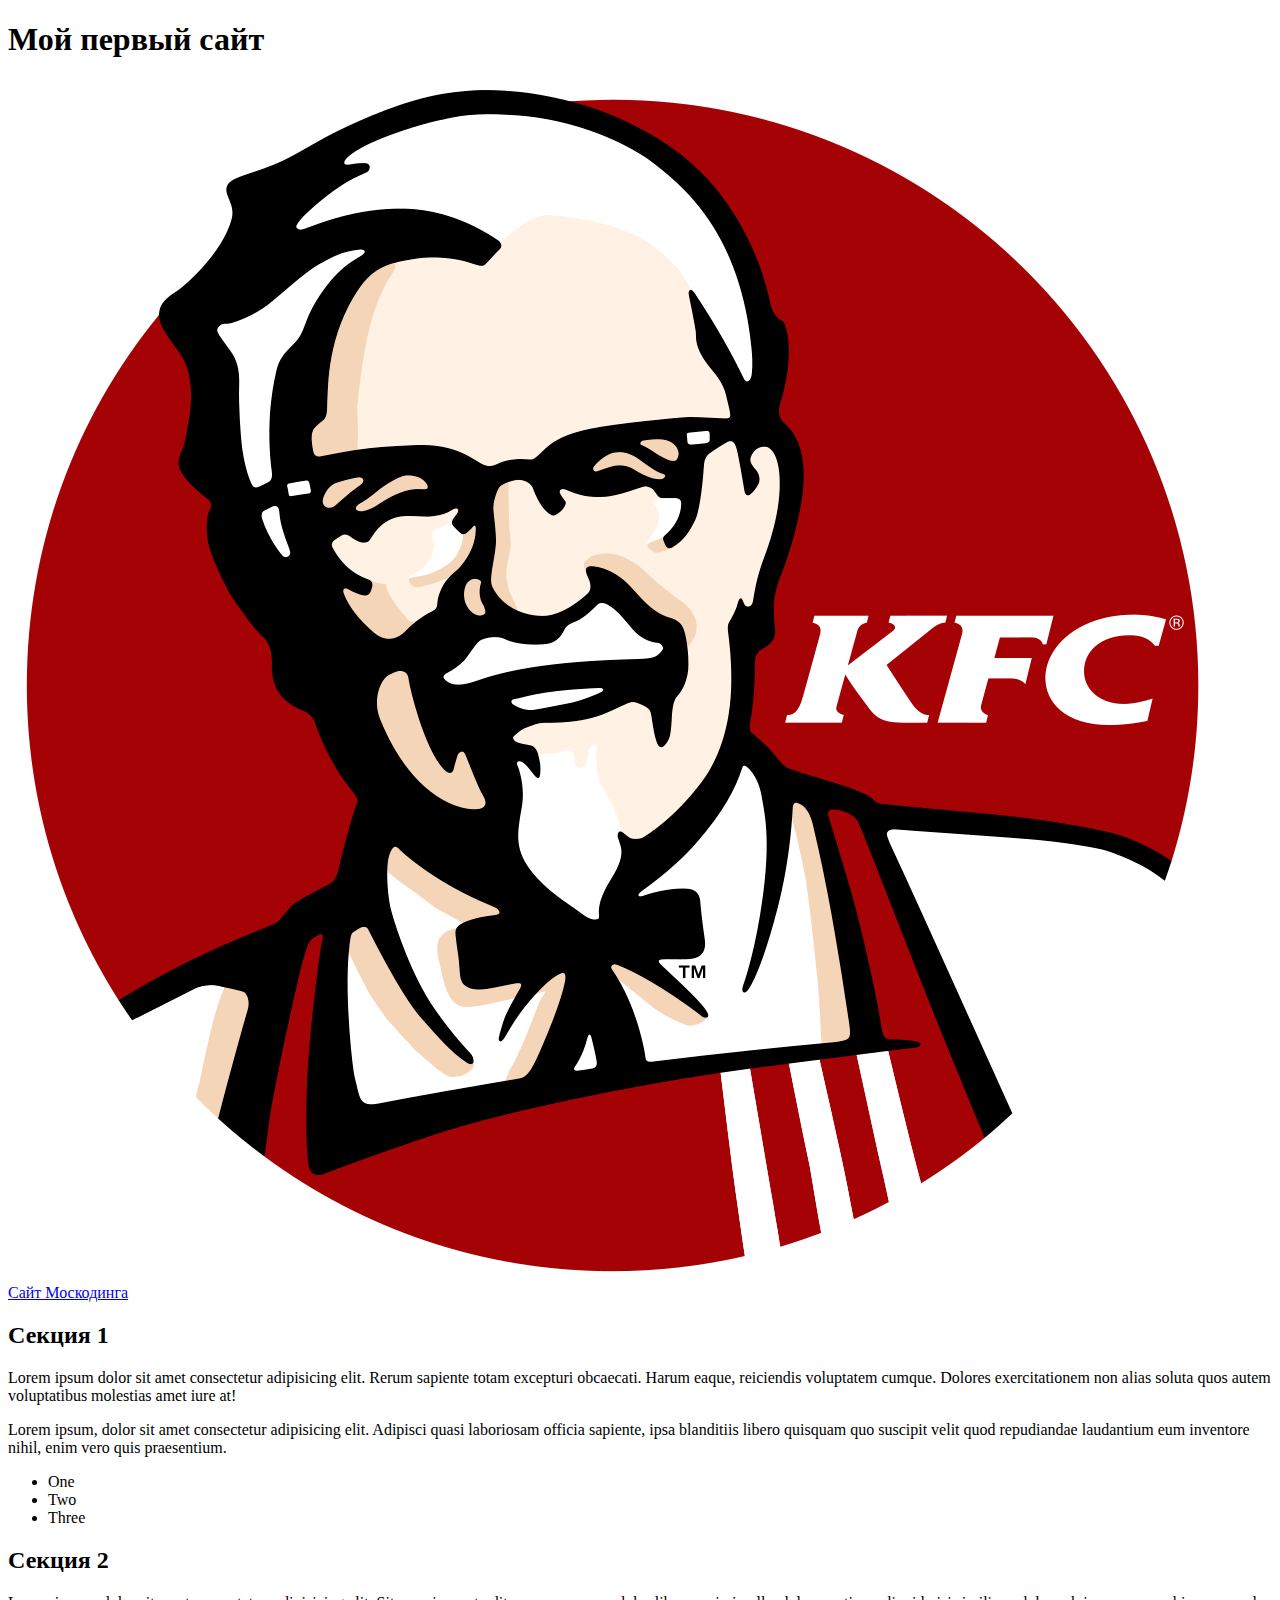
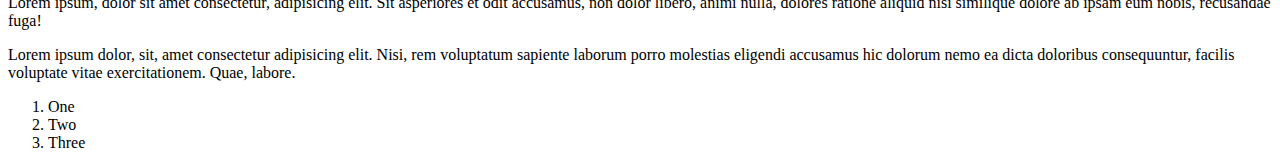
<file: 01_functional_tags/index.html>
<!DOCTYPE html>
<html lang="ru">
<head>
	<title>Functional tags</title>
	<meta charset="UTF-8">
	<meta description="boilerplate code">
	<meta keywords="boilerplate, test">
</head>
<body>
	<div>
		
		<header>
			<h1>Мой первый сайт</h1>
			<div>
				<img src="img/logo.png" alt="logo">
			</div>
			<nav>
				<a href="http://moscoding.ru/" target="_blank">Сайт Москодинга</a>
			</nav>
		</header>

		<main>
			<section>
				<h2>Секция 1</h2>
				<p>Lorem ipsum dolor sit amet consectetur adipisicing elit. Rerum sapiente totam excepturi obcaecati. Harum eaque, reiciendis voluptatem cumque. Dolores exercitationem non alias soluta quos autem voluptatibus molestias amet iure at!</p>
				<p>Lorem ipsum, dolor sit amet consectetur adipisicing elit. Adipisci quasi laboriosam officia sapiente, ipsa blanditiis libero quisquam quo suscipit velit quod repudiandae laudantium eum inventore nihil, enim vero quis praesentium.</p>
				<ul>
					
					<li>One</li>
					<li>Two</li>
					<li>Three</li>

				</ul>	
			</section>
			<section>
				<h2>Секция 2</h2>
				<p>Lorem ipsum, dolor sit amet consectetur, adipisicing elit. Sit asperiores et odit accusamus, non dolor libero, animi nulla, dolores ratione aliquid nisi similique dolore ab ipsam eum nobis, recusandae fuga!</p>
				<p>Lorem ipsum dolor, sit, amet consectetur adipisicing elit. Nisi, rem voluptatum sapiente laborum porro molestias eligendi accusamus hic dolorum nemo ea dicta doloribus consequuntur, facilis voluptate vitae exercitationem. Quae, labore.</p>
				<ol>
					
					<li>One</li>
					<li>Two</li>
					<li>Three</li>

				</ol>	
			</section>
		</main>

		<footer>
			<div></div>
		</footer>

	</div>	
</body>
</html>
</file>
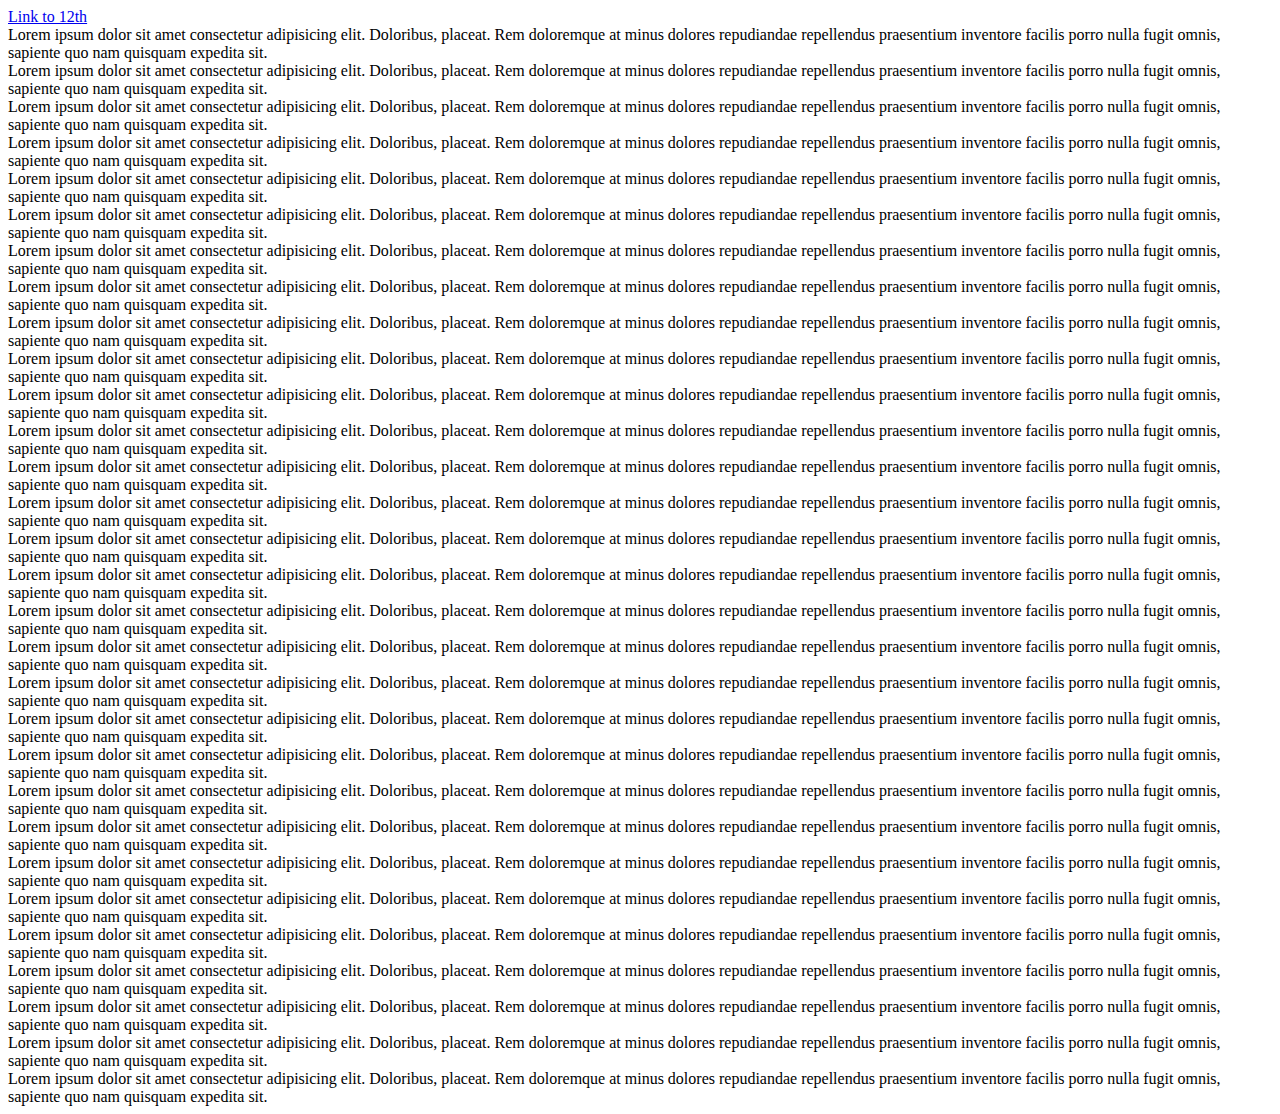
<file: 02_classes_ids/index.html>
<!DOCTYPE html>
<html lang="ru">
<head>
	<title>Boilerplate</title>
	<meta charset="UTF-8">
	<meta description="boilerplate code">
	<meta keywords="boilerplate, test">
</head>
<body>
	<div>
		<a href="#linked">Link to 12th</a>

		<div class="red">Lorem ipsum dolor sit amet consectetur adipisicing elit. Doloribus, placeat. Rem doloremque at minus dolores repudiandae repellendus praesentium inventore facilis porro nulla fugit omnis, sapiente quo nam quisquam expedita sit.</div>
		<div>Lorem ipsum dolor sit amet consectetur adipisicing elit. Doloribus, placeat. Rem doloremque at minus dolores repudiandae repellendus praesentium inventore facilis porro nulla fugit omnis, sapiente quo nam quisquam expedita sit.</div>
		<div class="red">Lorem ipsum dolor sit amet consectetur adipisicing elit. Doloribus, placeat. Rem doloremque at minus dolores repudiandae repellendus praesentium inventore facilis porro nulla fugit omnis, sapiente quo nam quisquam expedita sit.</div>
		<div>Lorem ipsum dolor sit amet consectetur adipisicing elit. Doloribus, placeat. Rem doloremque at minus dolores repudiandae repellendus praesentium inventore facilis porro nulla fugit omnis, sapiente quo nam quisquam expedita sit.</div>
		<div class="red">Lorem ipsum dolor sit amet consectetur adipisicing elit. Doloribus, placeat. Rem doloremque at minus dolores repudiandae repellendus praesentium inventore facilis porro nulla fugit omnis, sapiente quo nam quisquam expedita sit.</div>
		<div>Lorem ipsum dolor sit amet consectetur adipisicing elit. Doloribus, placeat. Rem doloremque at minus dolores repudiandae repellendus praesentium inventore facilis porro nulla fugit omnis, sapiente quo nam quisquam expedita sit.</div>
		<div class="red">Lorem ipsum dolor sit amet consectetur adipisicing elit. Doloribus, placeat. Rem doloremque at minus dolores repudiandae repellendus praesentium inventore facilis porro nulla fugit omnis, sapiente quo nam quisquam expedita sit.</div>
		<div>Lorem ipsum dolor sit amet consectetur adipisicing elit. Doloribus, placeat. Rem doloremque at minus dolores repudiandae repellendus praesentium inventore facilis porro nulla fugit omnis, sapiente quo nam quisquam expedita sit.</div>
		<div class="red">Lorem ipsum dolor sit amet consectetur adipisicing elit. Doloribus, placeat. Rem doloremque at minus dolores repudiandae repellendus praesentium inventore facilis porro nulla fugit omnis, sapiente quo nam quisquam expedita sit.</div>
		<div>Lorem ipsum dolor sit amet consectetur adipisicing elit. Doloribus, placeat. Rem doloremque at minus dolores repudiandae repellendus praesentium inventore facilis porro nulla fugit omnis, sapiente quo nam quisquam expedita sit.</div>
		<div>Lorem ipsum dolor sit amet consectetur adipisicing elit. Doloribus, placeat. Rem doloremque at minus dolores repudiandae repellendus praesentium inventore facilis porro nulla fugit omnis, sapiente quo nam quisquam expedita sit.</div>
		<div id="linked">Lorem ipsum dolor sit amet consectetur adipisicing elit. Doloribus, placeat. Rem doloremque at minus dolores repudiandae repellendus praesentium inventore facilis porro nulla fugit omnis, sapiente quo nam quisquam expedita sit.</div>
		<div>Lorem ipsum dolor sit amet consectetur adipisicing elit. Doloribus, placeat. Rem doloremque at minus dolores repudiandae repellendus praesentium inventore facilis porro nulla fugit omnis, sapiente quo nam quisquam expedita sit.</div>
		<div>Lorem ipsum dolor sit amet consectetur adipisicing elit. Doloribus, placeat. Rem doloremque at minus dolores repudiandae repellendus praesentium inventore facilis porro nulla fugit omnis, sapiente quo nam quisquam expedita sit.</div>
		<div>Lorem ipsum dolor sit amet consectetur adipisicing elit. Doloribus, placeat. Rem doloremque at minus dolores repudiandae repellendus praesentium inventore facilis porro nulla fugit omnis, sapiente quo nam quisquam expedita sit.</div>
		<div>Lorem ipsum dolor sit amet consectetur adipisicing elit. Doloribus, placeat. Rem doloremque at minus dolores repudiandae repellendus praesentium inventore facilis porro nulla fugit omnis, sapiente quo nam quisquam expedita sit.</div>
		<div>Lorem ipsum dolor sit amet consectetur adipisicing elit. Doloribus, placeat. Rem doloremque at minus dolores repudiandae repellendus praesentium inventore facilis porro nulla fugit omnis, sapiente quo nam quisquam expedita sit.</div>
		<div>Lorem ipsum dolor sit amet consectetur adipisicing elit. Doloribus, placeat. Rem doloremque at minus dolores repudiandae repellendus praesentium inventore facilis porro nulla fugit omnis, sapiente quo nam quisquam expedita sit.</div>
		<div>Lorem ipsum dolor sit amet consectetur adipisicing elit. Doloribus, placeat. Rem doloremque at minus dolores repudiandae repellendus praesentium inventore facilis porro nulla fugit omnis, sapiente quo nam quisquam expedita sit.</div>
		<div>Lorem ipsum dolor sit amet consectetur adipisicing elit. Doloribus, placeat. Rem doloremque at minus dolores repudiandae repellendus praesentium inventore facilis porro nulla fugit omnis, sapiente quo nam quisquam expedita sit.</div>
		<div>Lorem ipsum dolor sit amet consectetur adipisicing elit. Doloribus, placeat. Rem doloremque at minus dolores repudiandae repellendus praesentium inventore facilis porro nulla fugit omnis, sapiente quo nam quisquam expedita sit.</div>
		<div>Lorem ipsum dolor sit amet consectetur adipisicing elit. Doloribus, placeat. Rem doloremque at minus dolores repudiandae repellendus praesentium inventore facilis porro nulla fugit omnis, sapiente quo nam quisquam expedita sit.</div>
		<div>Lorem ipsum dolor sit amet consectetur adipisicing elit. Doloribus, placeat. Rem doloremque at minus dolores repudiandae repellendus praesentium inventore facilis porro nulla fugit omnis, sapiente quo nam quisquam expedita sit.</div>
		<div>Lorem ipsum dolor sit amet consectetur adipisicing elit. Doloribus, placeat. Rem doloremque at minus dolores repudiandae repellendus praesentium inventore facilis porro nulla fugit omnis, sapiente quo nam quisquam expedita sit.</div>
		<div>Lorem ipsum dolor sit amet consectetur adipisicing elit. Doloribus, placeat. Rem doloremque at minus dolores repudiandae repellendus praesentium inventore facilis porro nulla fugit omnis, sapiente quo nam quisquam expedita sit.</div>
		<div>Lorem ipsum dolor sit amet consectetur adipisicing elit. Doloribus, placeat. Rem doloremque at minus dolores repudiandae repellendus praesentium inventore facilis porro nulla fugit omnis, sapiente quo nam quisquam expedita sit.</div>
		<div>Lorem ipsum dolor sit amet consectetur adipisicing elit. Doloribus, placeat. Rem doloremque at minus dolores repudiandae repellendus praesentium inventore facilis porro nulla fugit omnis, sapiente quo nam quisquam expedita sit.</div>
		<div>Lorem ipsum dolor sit amet consectetur adipisicing elit. Doloribus, placeat. Rem doloremque at minus dolores repudiandae repellendus praesentium inventore facilis porro nulla fugit omnis, sapiente quo nam quisquam expedita sit.</div>
		<div>Lorem ipsum dolor sit amet consectetur adipisicing elit. Doloribus, placeat. Rem doloremque at minus dolores repudiandae repellendus praesentium inventore facilis porro nulla fugit omnis, sapiente quo nam quisquam expedita sit.</div>
		<div>Lorem ipsum dolor sit amet consectetur adipisicing elit. Doloribus, placeat. Rem doloremque at minus dolores repudiandae repellendus praesentium inventore facilis porro nulla fugit omnis, sapiente quo nam quisquam expedita sit.</div>

	</div>	
</body>
</html>
</file>
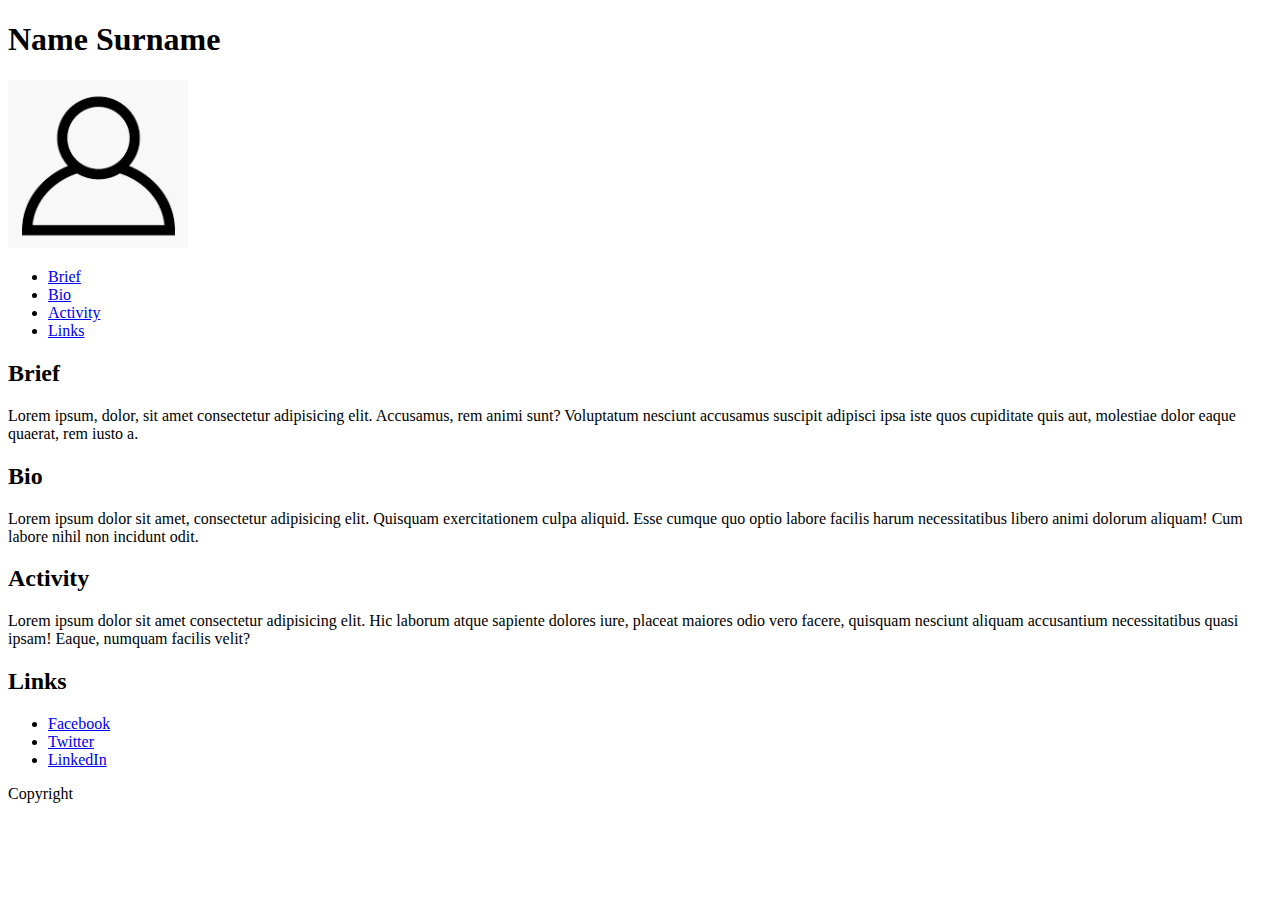
<file: 03_profile_page/index.html>
<!DOCTYPE html>
<html lang="en">
<head>
	<title>Profile</title>
	<meta charset="UTF-8">
	<meta description="boilerplate code">
	<meta keywords="boilerplate, test">
</head>
<body>
	<div class="page">
		
		<header class="header">
			<div class="header-container">
				<h1>Name Surname</h1>
			</div>
		</header>


		<main class="content">
			<div class="content-container">
				<section class="image">
					<div class="image-container">
						<img src="img/icon.png" alt="icon">
					</div>
				</section>

				<nav class="menu">
					<ul class="menu-container">
						<li><a href="#brief">Brief</a></li>
						<li><a href="#bio">Bio</a></li>
						<li><a href="#activity">Activity</a></li>
						<li><a href="#links">Links</a></li>
					</ul>
				</nav>
				<section class="brief">
					<h2 id="brief" class="sectionText">Brief</h2>
					<p class="mainText">Lorem ipsum, dolor, sit amet consectetur adipisicing elit. Accusamus, rem animi sunt? Voluptatum nesciunt accusamus suscipit adipisci ipsa iste quos cupiditate quis aut, molestiae dolor eaque quaerat, rem iusto a.</p>
				</section>
				<section class="bio">
					<h2 id="bio" class="sectionText">Bio</h2>
					<p class="mainText">Lorem ipsum dolor sit amet, consectetur adipisicing elit. Quisquam exercitationem culpa aliquid. Esse cumque quo optio labore facilis harum necessitatibus libero animi dolorum aliquam! Cum labore nihil non incidunt odit.</p>
				</section>
				<section class="activity">
					<h2 id="activity" class="sectionText">Activity</h2>
					<p class="mainText">Lorem ipsum dolor sit amet consectetur adipisicing elit. Hic laborum atque sapiente dolores iure, placeat maiores odio vero facere, quisquam nesciunt aliquam accusantium necessitatibus quasi ipsam! Eaque, numquam facilis velit?</p>
				</section>
				<section class="links">
					<h2 id="links" class="sectionText">Links</h2>
					<ul>
						<li><a href="#">Facebook</a></li>
						<li><a href="#">Twitter</a></li>
						<li><a href="#">LinkedIn</a></li>
					</ul>
				</section>
			</div>
		</main>


		<footer class="footer">
			<div class="footer-container">
				<p class="copyright">Copyright</p>
			</div>
		</footer>


	</div>	
</body>
</html>
</file>
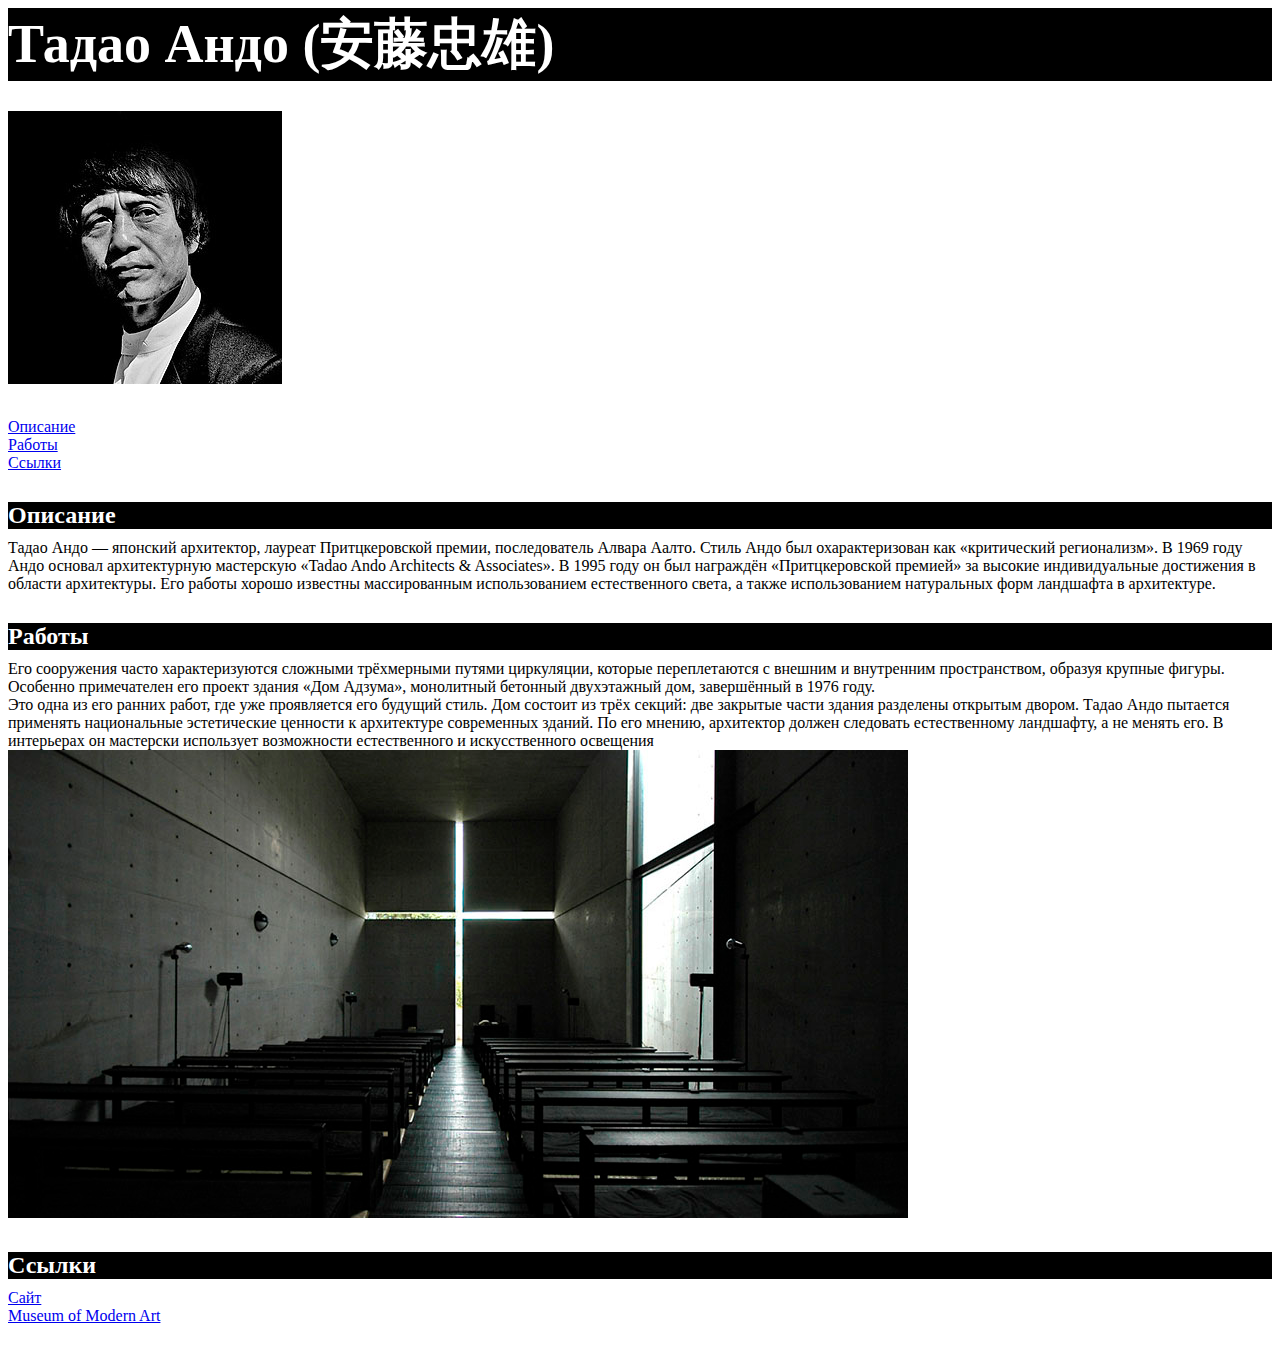
<file: 03b_profile_page/index.html>
<!DOCTYPE html>
<html lang="ru">
<head>
	<title>Тадао Андо</title>
	<meta charset="UTF-8">
	<meta description="Описание Тадао Андо">
	<meta keywords="Тадао Андо, архитектор">
	<link rel="stylesheet" href="css/style.css">
</head>
<body>
	<div class="page">
		
		<header class="header">
			<div class="header-container">
				<h1>Тадао Андо (安藤忠雄)</h1>
			</div>
		</header>


		<main class="content">
			<div class="content-container">
				<section class="image">
					<div class="image-container">
						<img src="img/Ando.jpg" alt="Портрет Андо">
					</div>
				</section>

				<nav class="menu">
					<ul class="menu-container">
						<li><a href="#brief">Описание</a></li>
						<li><a href="#works">Работы</a></li>
						<li><a href="#links">Ссылки</a></li>
					</ul>
				</nav>

				<section class="brief">
					<h2 id="brief" class="sectionText">Описание</h2>
					<p class="mainText">Тадао Андо — японский архитектор, лауреат Притцкеровской премии, последователь Алвара Аалто. Стиль Андо был охарактеризован как «критический регионализм». В 1969 году Андо основал архитектурную мастерскую «Tadao Ando Architects & Associates». В 1995 году он был награждён «Притцкеровской премией» за высокие индивидуальные достижения в области архитектуры. Его работы хорошо известны массированным использованием естественного света, а также использованием натуральных форм ландшафта в архитектуре. </p>
				</section>

				<section class="works">
					<h2 id="works" class="sectionText">Работы</h2>
					<p class="mainText">Его сооружения часто характеризуются сложными трёхмерными путями циркуляции, которые переплетаются с внешним и внутренним пространством, образуя крупные фигуры. Особенно примечателен его проект здания «Дом Адзума», монолитный бетонный двухэтажный дом, завершённый в 1976 году.</p>
					<p>Это одна из его ранних работ, где уже проявляется его будущий стиль. Дом состоит из трёх секций: две закрытые части здания разделены открытым двором. Тадао Андо пытается применять национальные эстетические ценности к архитектуре современных зданий. По его мнению, архитектор должен следовать естественному ландшафту, а не менять его. В интерьерах он мастерски использует возможности естественного и искусственного освещения</p>
					<img src="img/church.jpg" alt="Церковь">
				</section>

				<section class="links">
					<h2 id="links" class="sectionText">Ссылки</h2>
					<ul>
						<li><a href="http://www.tadao-ando.com" target="_blank">Сайт</a></li>
						<li><a href="https://www.moma.org/artists/7055" target="_blank">Museum of Modern Art</a></li>

					</ul>
				</section>
			</div>
		</main>



	</div>	
</body>
</html>
</file>
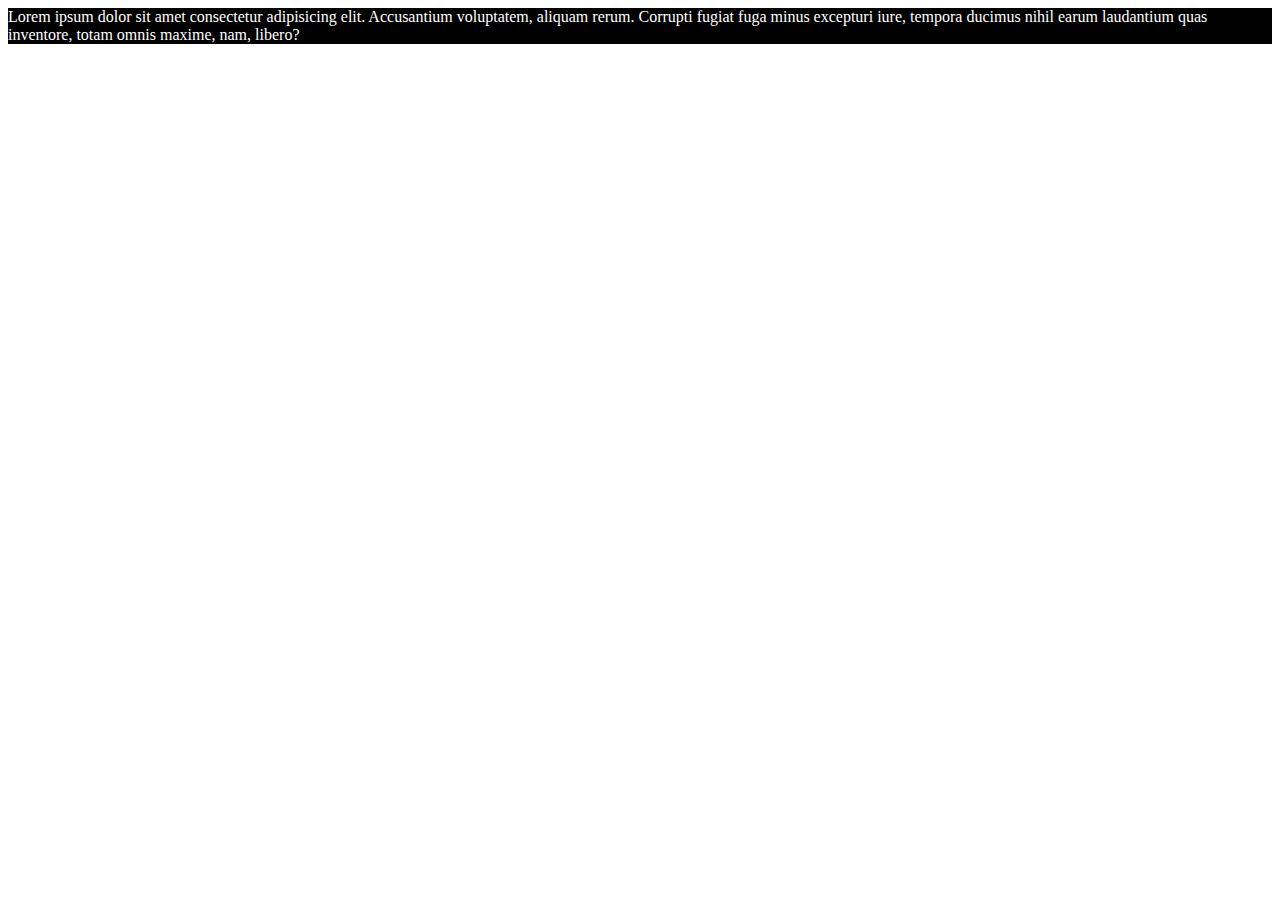
<file: 04_styles/index.html>
<!DOCTYPE html>
<html lang="ru">
<head>
	<title>Boilerplate</title>
	<meta charset="UTF-8">
	<meta description="boilerplate code">
	<meta keywords="boilerplate, test">

	<style>
		
		div {
			color: white;
			background: black;
		}

	</style>

</head>
<body>
	<div>
		
		Lorem ipsum dolor sit amet consectetur adipisicing elit. Accusantium voluptatem, aliquam rerum. Corrupti fugiat fuga minus excepturi iure, tempora ducimus nihil earum laudantium quas inventore, totam omnis maxime, nam, libero?

	</div>	
</body>
</html>
</file>
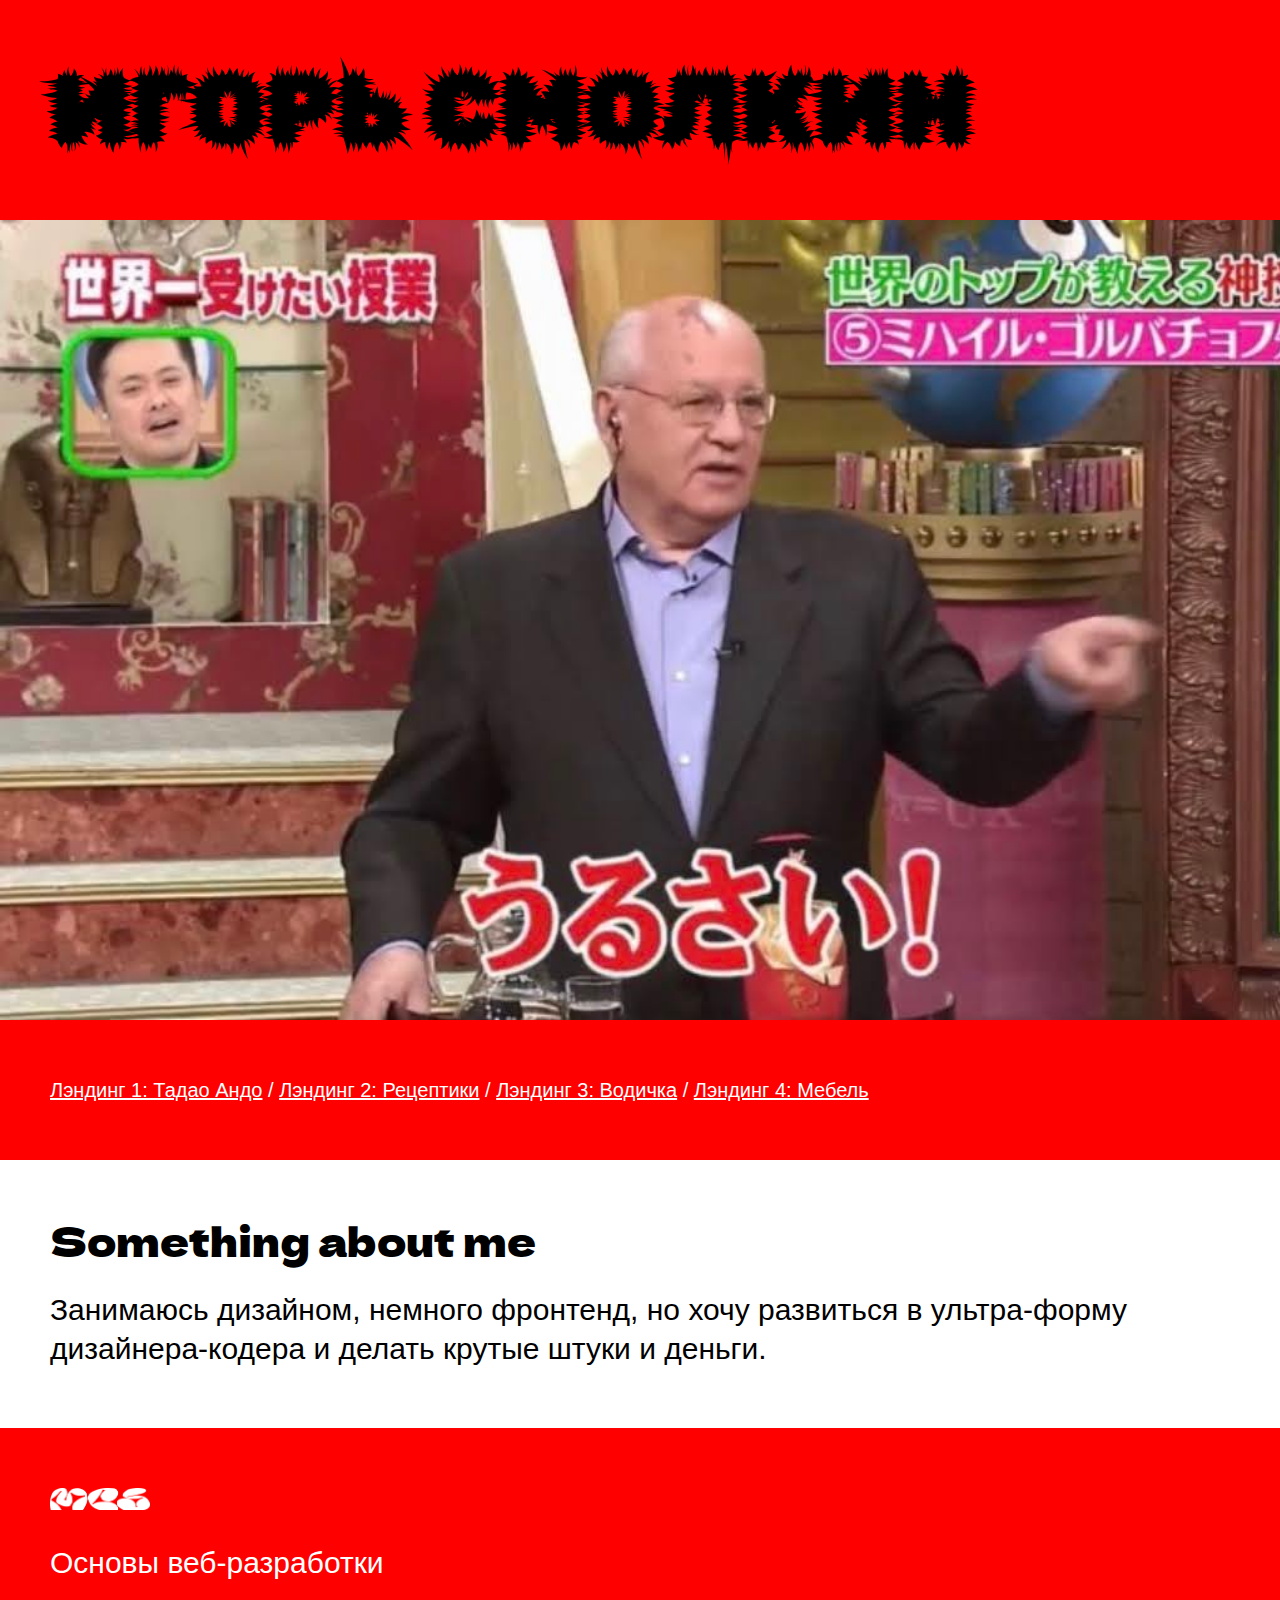
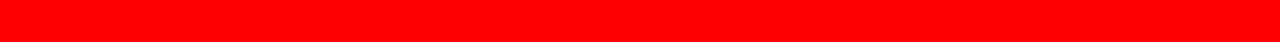
<file: 05_landing/index.html>
<!DOCTYPE html>
<html lang="ru">
<head>
	<title>Мои сайтики</title>
	<meta charset="UTF-8">
	<meta description="Сайтюшечки">
	<meta keywords="сайтички, кодики">
	<link rel="stylesheet" href="css/reset.css">
	<link rel="stylesheet" href="css/style.css">
</head>
<body>
	<div>
		
		<header>
			<h1>Игорь Смолкин</h1>
		</header>

		<section class="hero">
			
		</section>

		<section class="navigation">
			<a href="https://rogismo683.github.io/WebDev_MCS/03b_profile_page/" target="_blank">Лэндинг 1: Тадао Андо</a> / 
			<a href="https://rogismo683.github.io/WebDev_MCS/07_position_practice/" target="_blank">Лэндинг 2: Рецептики</a> / 
			<a href="https://rogismo683.github.io/WebDev_MCS/08_evian/" target="_blank">Лэндинг 3: Водичка</a> / 
			<a href="https://rogismo683.github.io/WebDev_MCS/10_furniture/" target="_blank">Лэндинг 4: Мебель</a>
		</section>

		<main>
			<h2>Something about me</h2>
			<p>Занимаюсь дизайном, немного фронтенд, но хочу развиться в ультра-форму дизайнера-кодера и делать крутые штуки и деньги.</p>
		</main>

		<footer>
			<img src="img/mcs.png" alt="MCS" class="mcs_logo">
			<p class="copyright">Основы веб-разработки</p>
		</footer>

	</div>	
</body>
</html>
</file>
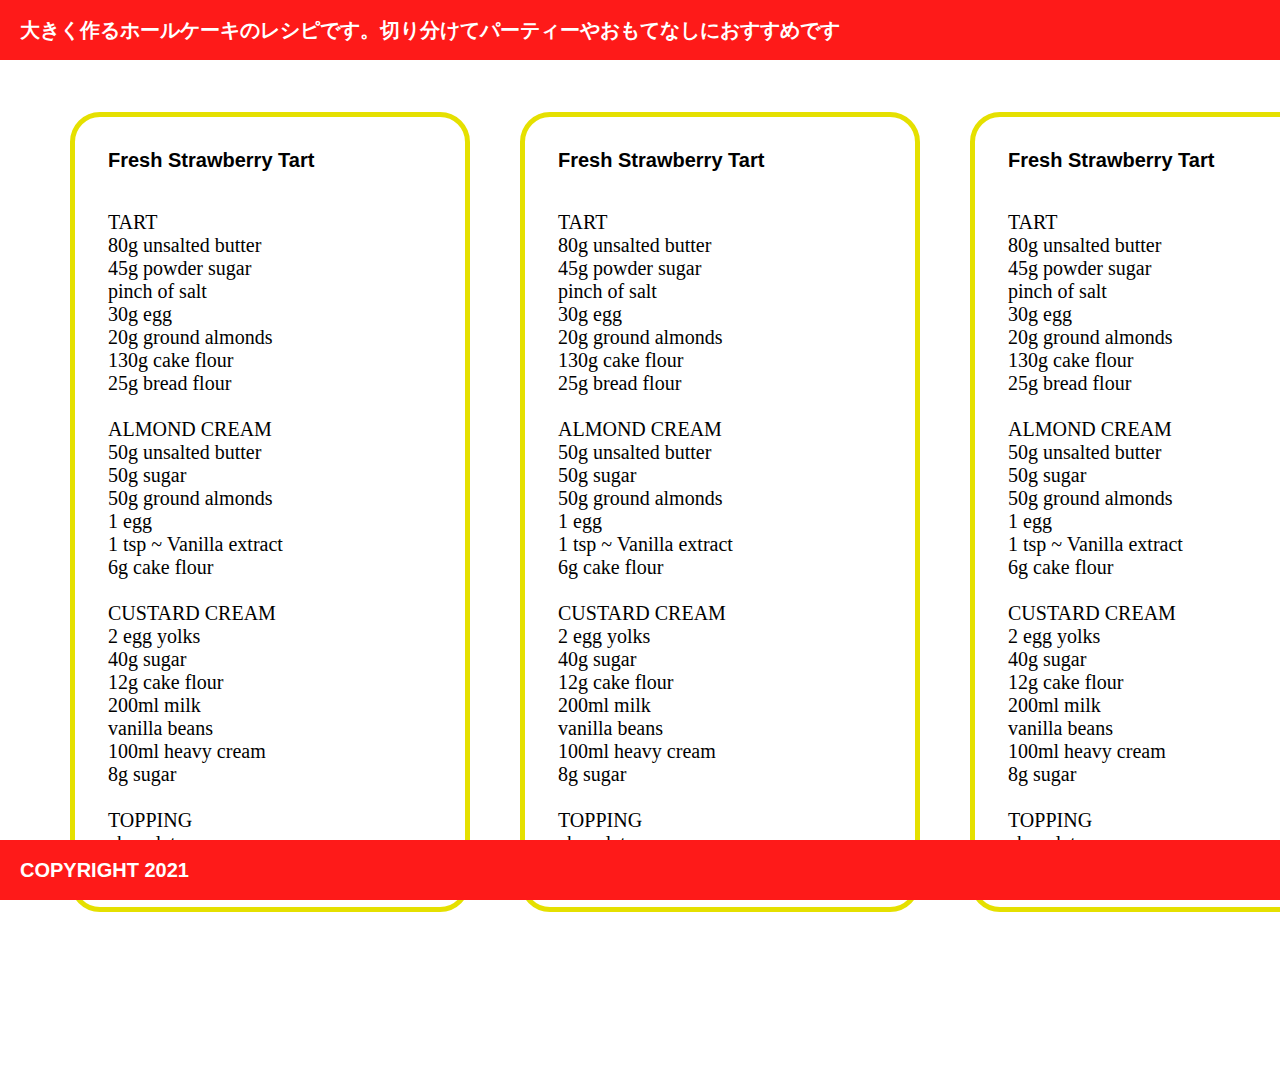
<file: 07_position_practice/index.html>
<!DOCTYPE html>
<html lang="ru">
<head>
	<title>Elements Positioning</title>
	<meta charset="UTF-8">
	<meta description="elements' position practice work">
	<meta keywords="boilerplate, test">
	<link rel="stylesheet" href="css/reset.css">
	<link rel="stylesheet" href="css/style.css">
</head>
<body>
	<div class="bigContainer">
		
		<header>
			大きく作るホールケーキのレシピです。切り分けてパーティーやおもてなしにおすすめです
		</header>

		<main>

			<div class="inside">

				<div class="tart">
				
					<h2>Fresh Strawberry Tart</h2>

					<ul>
						<li>TART</li>
						<li>80g unsalted butter</li>
						<li>45g powder sugar</li>
						<li>pinch of salt</li>
						<li>30g egg</li>
						<li>20g ground almonds</li>
						<li>130g cake flour</li>
						<li>25g bread flour</li>
					</ul>

					<ul>
						<li>ALMOND CREAM</li>
						<li>50g unsalted butter</li>
						<li>50g sugar</li>
						<li>50g ground almonds</li>
						<li>1 egg</li>
						<li>1 tsp ~ Vanilla extract</li>
						<li>6g cake flour</li>
					</ul>

					<ul>
						<li>CUSTARD CREAM</li>
						<li>2 egg yolks</li>
						<li>40g sugar</li>
						<li>12g cake flour</li>
						<li>200ml milk</li>
						<li>vanilla beans</li>
						<li>100ml heavy cream</li>
						<li>8g sugar</li>
					</ul>

					<ul>
						<li>TOPPING</li>
						<li>chocolate</li>
						<li>strawberry</li>
					</ul>
				</div>

				<div class="tart">
				
					<h2>Fresh Strawberry Tart</h2>

					<ul>
						<li>TART</li>
						<li>80g unsalted butter</li>
						<li>45g powder sugar</li>
						<li>pinch of salt</li>
						<li>30g egg</li>
						<li>20g ground almonds</li>
						<li>130g cake flour</li>
						<li>25g bread flour</li>
					</ul>

					<ul>
						<li>ALMOND CREAM</li>
						<li>50g unsalted butter</li>
						<li>50g sugar</li>
						<li>50g ground almonds</li>
						<li>1 egg</li>
						<li>1 tsp ~ Vanilla extract</li>
						<li>6g cake flour</li>
					</ul>

					<ul>
						<li>CUSTARD CREAM</li>
						<li>2 egg yolks</li>
						<li>40g sugar</li>
						<li>12g cake flour</li>
						<li>200ml milk</li>
						<li>vanilla beans</li>
						<li>100ml heavy cream</li>
						<li>8g sugar</li>
					</ul>

					<ul>
						<li>TOPPING</li>
						<li>chocolate</li>
						<li>strawberry</li>
					</ul>
				</div>

				<div class="tart last">
				
					<h2>Fresh Strawberry Tart</h2>

					<ul>
						<li>TART</li>
						<li>80g unsalted butter</li>
						<li>45g powder sugar</li>
						<li>pinch of salt</li>
						<li>30g egg</li>
						<li>20g ground almonds</li>
						<li>130g cake flour</li>
						<li>25g bread flour</li>
					</ul>

					<ul>
						<li>ALMOND CREAM</li>
						<li>50g unsalted butter</li>
						<li>50g sugar</li>
						<li>50g ground almonds</li>
						<li>1 egg</li>
						<li>1 tsp ~ Vanilla extract</li>
						<li>6g cake flour</li>
					</ul>

					<ul>
						<li>CUSTARD CREAM</li>
						<li>2 egg yolks</li>
						<li>40g sugar</li>
						<li>12g cake flour</li>
						<li>200ml milk</li>
						<li>vanilla beans</li>
						<li>100ml heavy cream</li>
						<li>8g sugar</li>
					</ul>

					<ul>
						<li>TOPPING</li>
						<li>chocolate</li>
						<li>strawberry</li>
					</ul>
				</div>
				
			</div>

		</main>

		<footer>
			COPYRIGHT 2021
		</footer>

	</div>	
</body>
</html>
</file>
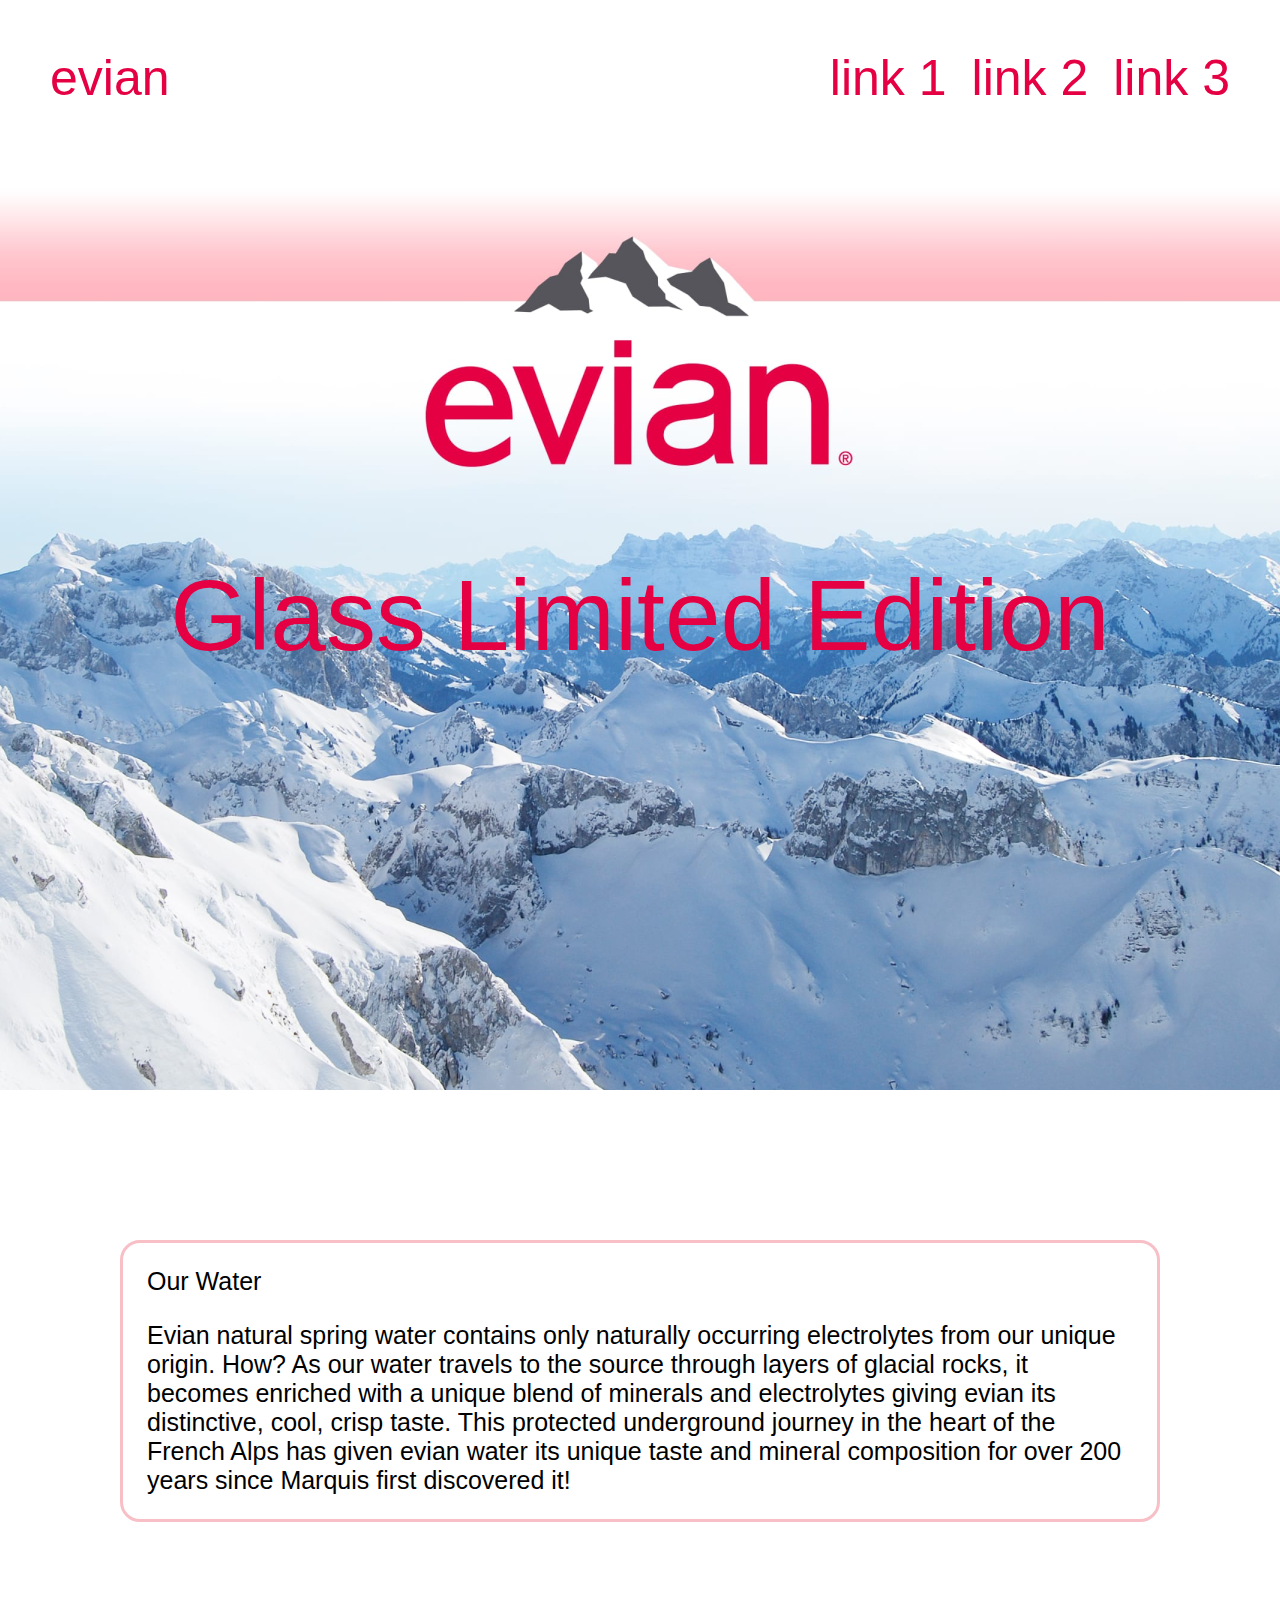
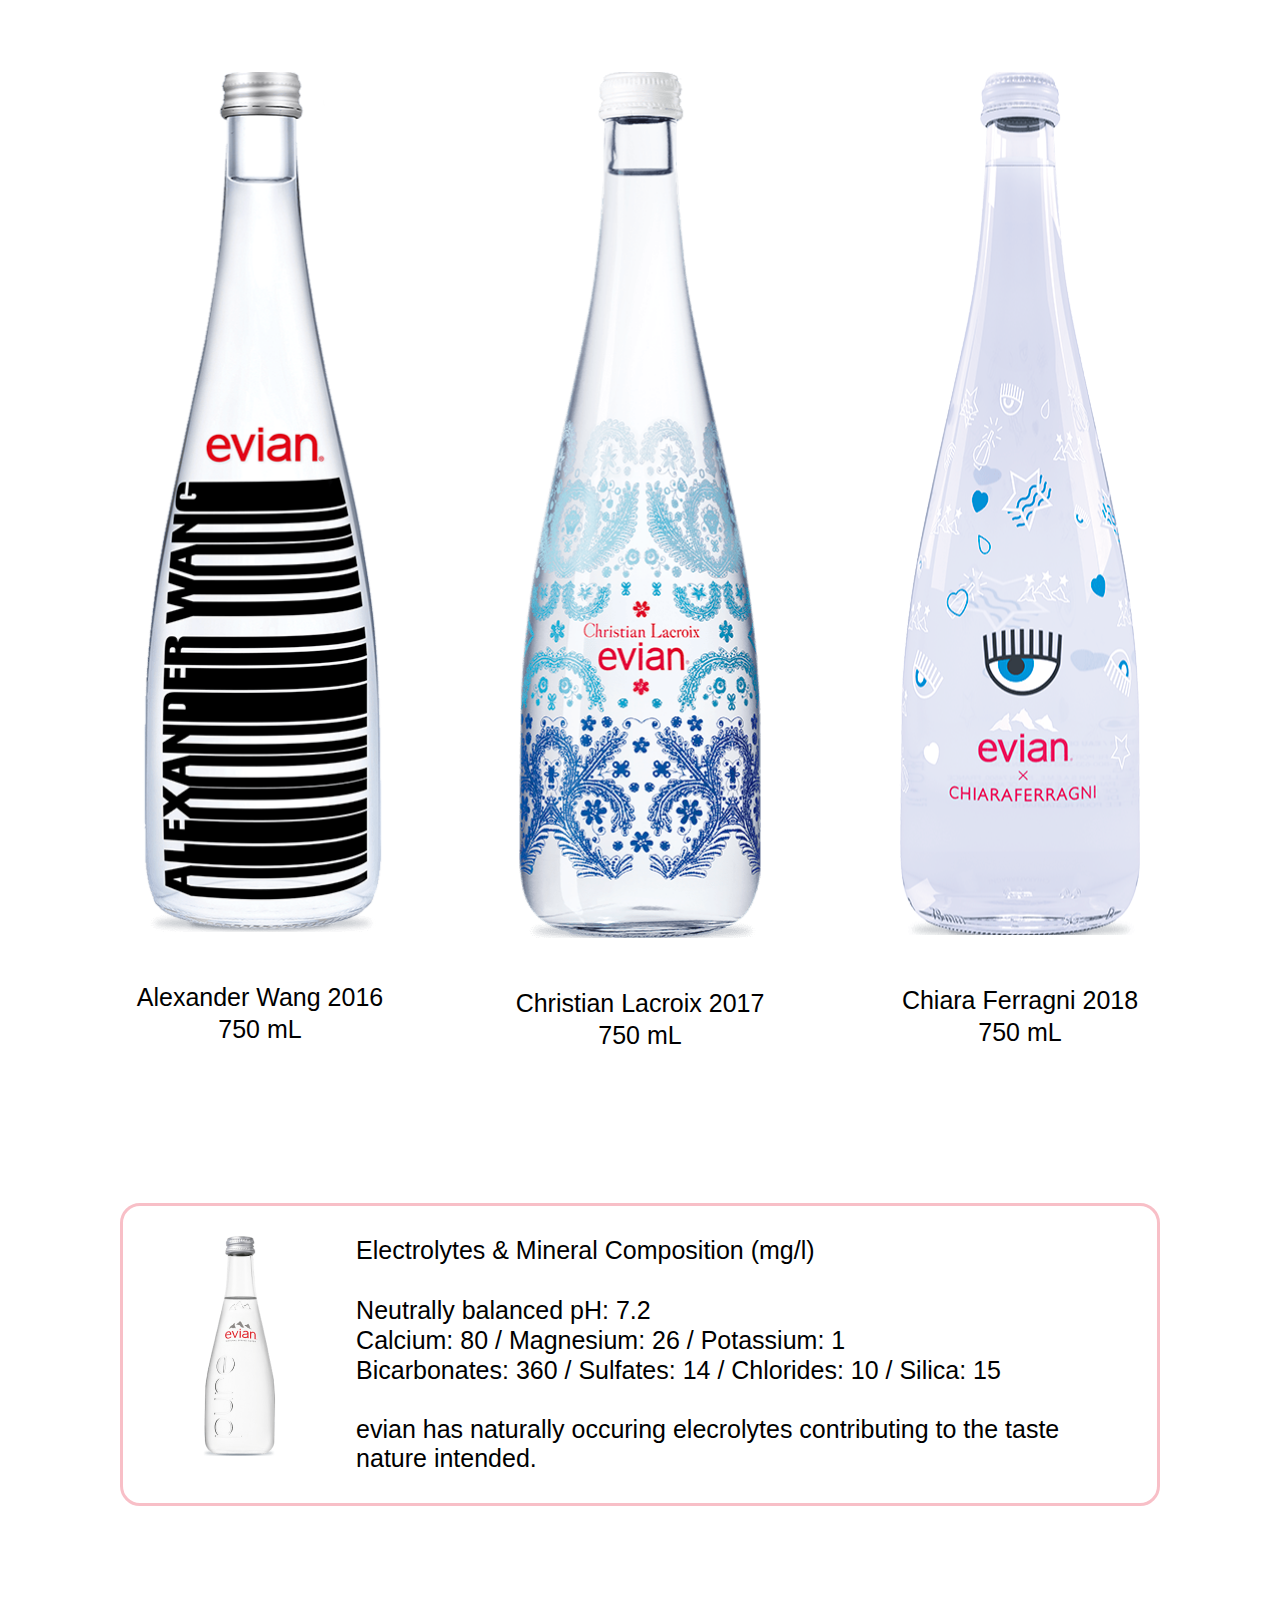
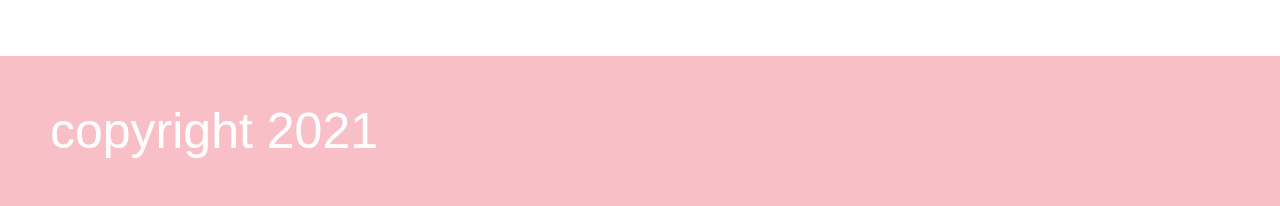
<file: 08_evian/index.html>
<!DOCTYPE html>
<html lang="ru">
<head>
	<title>Evian Vodichka</title>
	<meta charset="UTF-8">
	<meta description="Evian Vodichka">
	<meta keywords="evian">
	<link rel="stylesheet" href="css/reset.css">
	<link rel="stylesheet" href="css/style.css">
</head>
<body>
	<div class="big">
		
		<header>

			<div class="top">

				<div class="logo"><a href="#">evian</a></div>

				<div class="menu">
					<a class="link" href="#">link 1</a>
					<a class="link" href="#">link 2</a>
					<a class="link" href="#">link 3</a>
				</div>

			</div>

		</header>

		<main>

			<section class="hero">
				
				<h1>Glass Limited Edition</h1>
			
			</section>


			<div class="inner">

			<section class="info">

				<div class="pink">
					<h2>Our Water</h2>
					<p>Evian natural spring water contains only naturally occurring electrolytes from our unique origin. How? As our water travels to the source through layers of glacial rocks, it becomes enriched with a unique blend of minerals and electrolytes giving evian its distinctive, cool, crisp taste. This protected underground journey in the heart of the French Alps has given evian water its unique taste and mineral composition for over 200 years since Marquis first discovered it!</p>
				</div>

			</section>

			<section class="products">

				<div class="tara">

					<div class="bottle">

						<img src="img/wang.png" alt="Wang 2016">
						<p class="name">Alexander Wang 2016</p>
						<p class="volume">750 mL</p>

					</div>


					<div class="bottle">

						<img src="img/blue.png" alt="Lacroix 2017">
						<p class="name">Christian Lacroix 2017</p>
						<p class="volume">750 mL</p>

					</div>


					<div class="bottle">

						<img src="img/chiara.png" alt="Ferragni 2018">
						<p class="name">Chiara Ferragni 2018</p>
						<p class="volume">750 mL</p>

					</div>

				</div>

			</section>

			<section class="extra">

				<div class="pink">
					
					<div class="extraPicture"></div>
					<div class="extraDescription">

						<p class="extraItem">Electrolytes & Mineral Composition (mg/l)</p>

						<ul class="extraItem">
							
							<li>Neutrally balanced pH: 7.2</li>
							<li>Calcium: 80 / Magnesium: 26 / Potassium: 1</li>
							<li>Bicarbonates: 360 / Sulfates: 14 / Chlorides: 10 / Silica: 15</li>

						</ul>

						<p class="extraItem">evian has naturally occuring elecrolytes contributing to the taste nature intended.</p>

					</div>

				</div>

			</section>

			</div>

		</main>

		<footer>
			<div>
				copyright 2021
			</div>
		</footer>

	</div>	
</body>
</html>
</file>
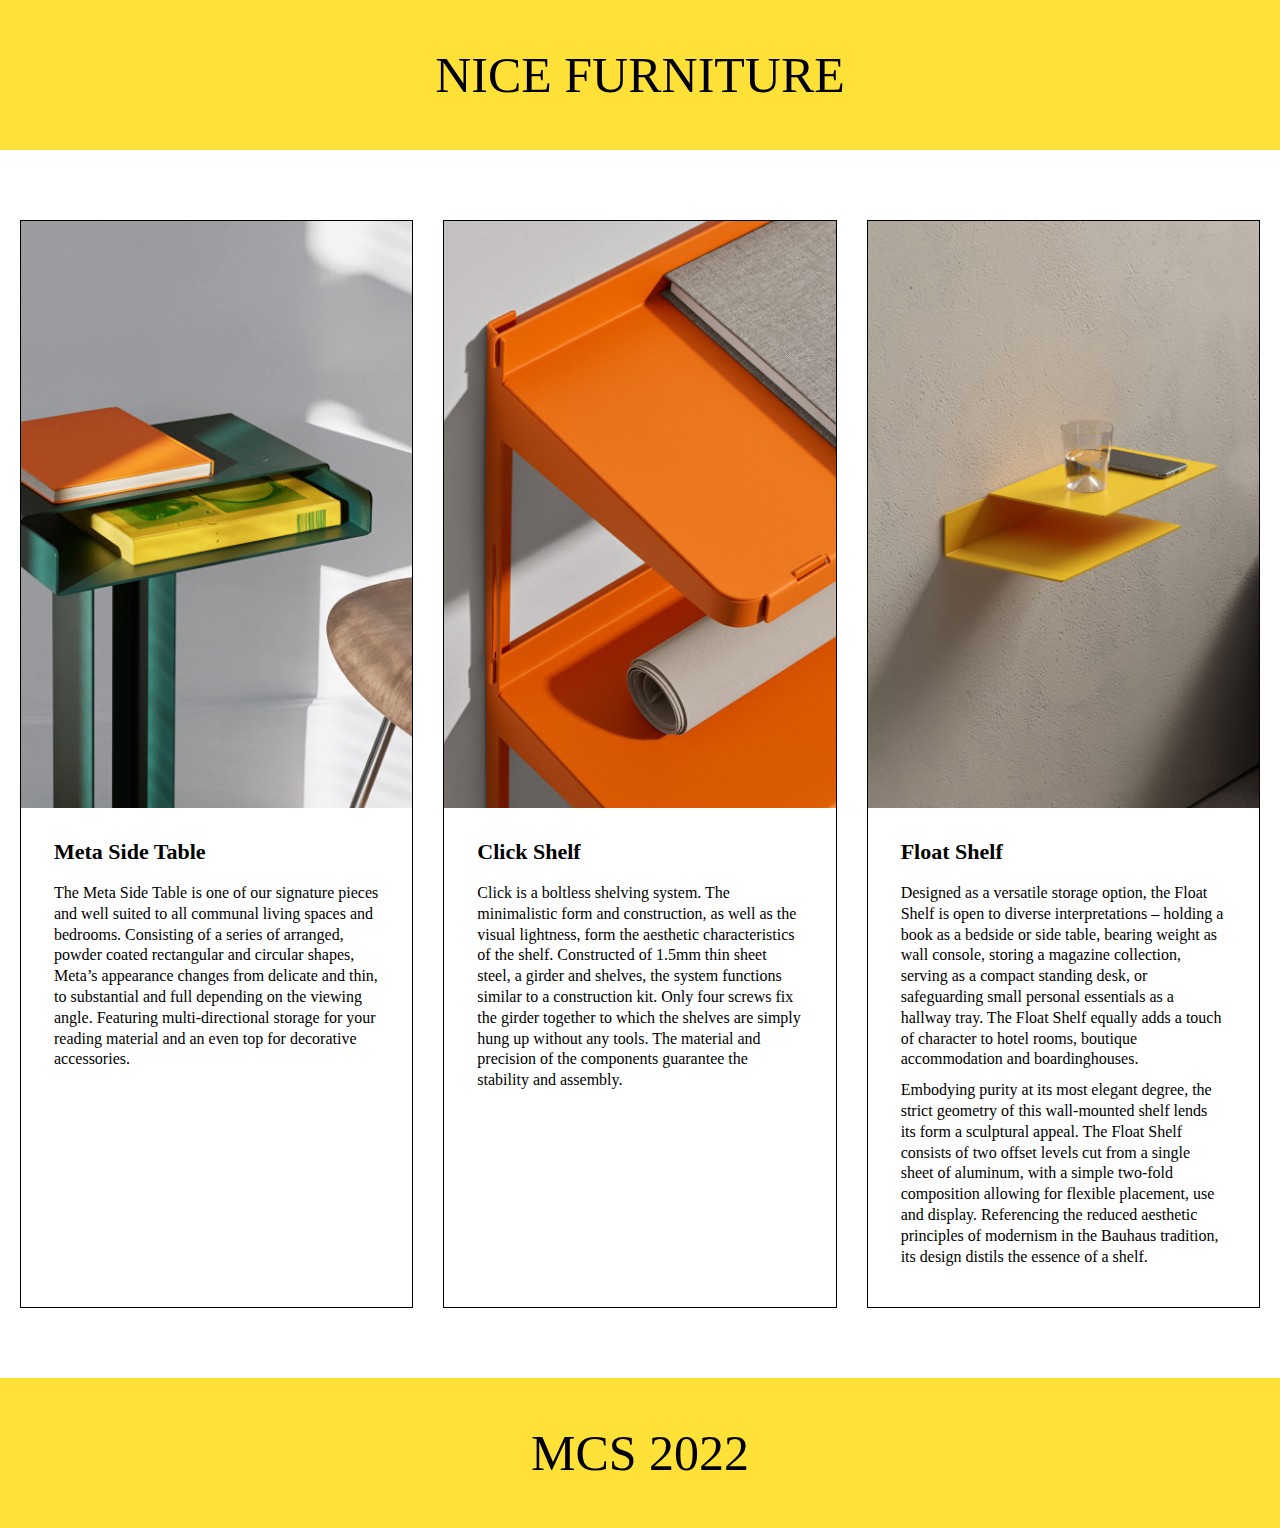
<file: 10_furniture/index.html>
<!DOCTYPE html>
<html lang="ru">
<head>
	<title>Furniture</title>
	<meta charset="UTF-8">
	<meta description="boilerplate code">
	<meta keywords="boilerplate, test">
	<link rel="stylesheet" href="css/reset.css">
	<link rel="stylesheet" href="css/style.css">
</head>
<body>
	<div>
		
		<header class="full_yellow">
			<h1>NICE FURNITURE</h1>
		</header>

		<main>
			<div class="main_content">

					<div class="column">
						
						<img src="img/1.png">
						<div class="column_text">
							<h2>Meta Side Table</h2>
							<p>The Meta Side Table is one of our signature pieces and well suited to all communal living spaces and bedrooms. Consisting of a series of arranged, powder coated rectangular and circular shapes, Meta’s appearance changes from delicate and thin, to substantial and full depending on the viewing angle. Featuring multi-directional storage for your reading material and an even top for decorative accessories.</p>
						</div>

					</div>

					<div class="column">
						
						<img src="img/2.png">
						<div class="column_text">
							<h2>Click Shelf</h2>
							<p>Click is a boltless shelving system. The minimalistic form and construction, as well as the visual lightness, form the aesthetic characteristics of the shelf. Constructed of 1.5mm thin sheet steel, a girder and shelves, the system functions similar to a construction kit. Only four screws fix the girder together to which the shelves are simply hung up without any tools. The material and precision of the components guarantee the stability and assembly.</p>
						</div>

					</div>

					<div class="column">
						
						<img src="img/3.png">
						<div class="column_text">
							<h2>Float Shelf</h2>
							<p>Designed as a versatile storage option, the Float Shelf is open to diverse interpretations – holding a book as a bedside or side table, bearing weight as wall console, storing a magazine collection, serving as a compact standing desk, or safeguarding small personal essentials as a hallway tray. The Float Shelf equally adds a touch of character to hotel rooms, boutique accommodation and boardinghouses.</p>
							<p>Embodying purity at its most elegant degree, the strict geometry of this wall-mounted shelf lends its form a sculptural appeal. The Float Shelf consists of two offset levels cut from a single sheet of aluminum, with a simple two-fold composition allowing for flexible placement, use and display. Referencing the reduced aesthetic principles of modernism in the Bauhaus tradition, its design distils the essence of a shelf.</p>
						</div>

					</div>

			</div>
		</main>

		<footer class="full_yellow">
			<span>MCS 2022</span>
		</footer>

	</div>	
</body>
</html>
</file>
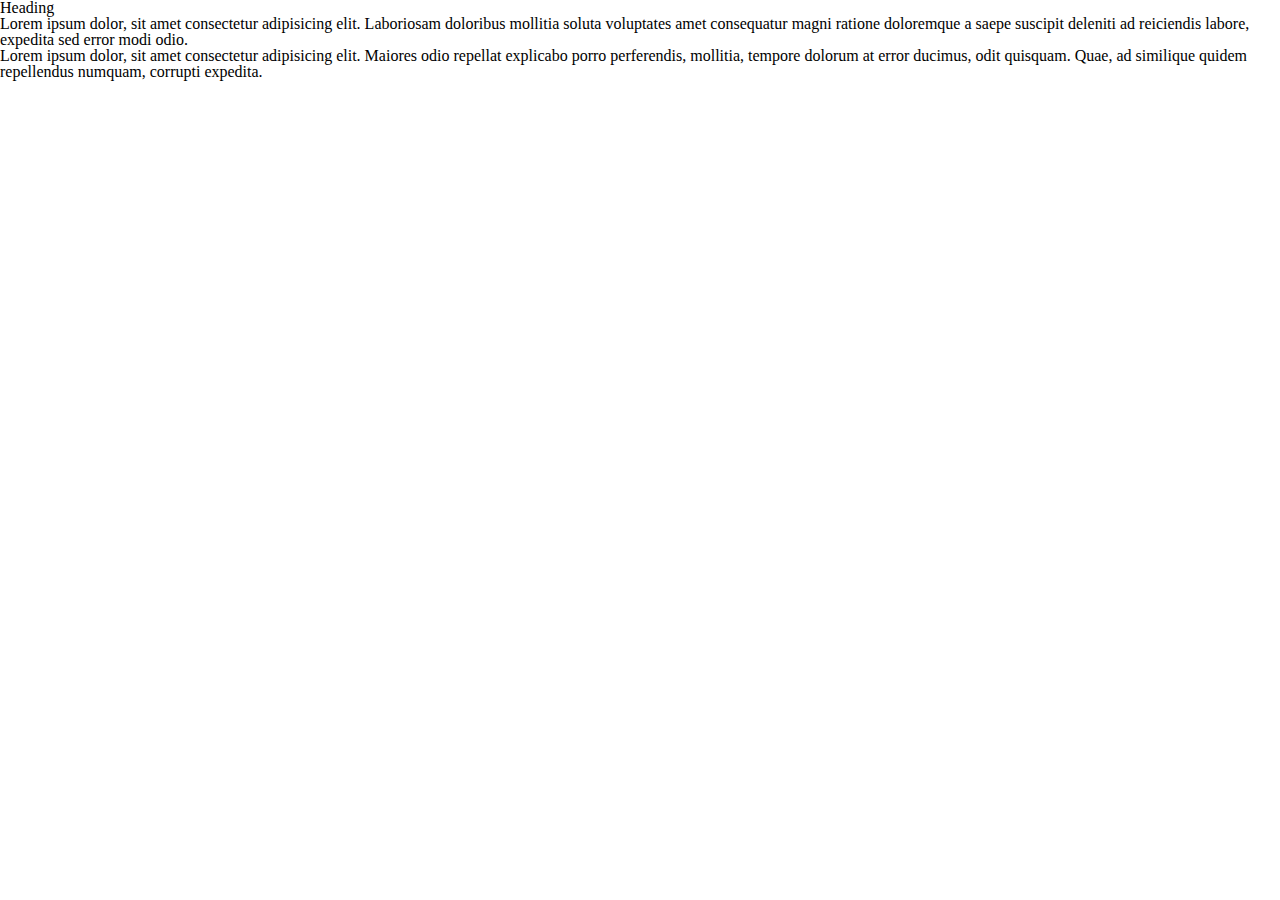
<file: boilerplate/index.html>
<!DOCTYPE html>
<html lang="ru">
<head>
	<title>Boilerplate</title>
	<meta charset="UTF-8">
	<meta description="boilerplate code">
	<meta keywords="boilerplate, test">
	<link rel="stylesheet" href="css/reset.css">
	<link rel="stylesheet" href="css/style.css">
</head>
<body>
	<div>
		
		<header>
			<h1>Heading</h1>
		</header>

		<main>
			<section>
				<p>Lorem ipsum dolor, sit amet consectetur adipisicing elit. Laboriosam doloribus mollitia soluta voluptates amet consequatur magni ratione doloremque a saepe suscipit deleniti ad reiciendis labore, expedita sed error modi odio.</p>
			</section>
		</main>

		<footer>
			<div>
				<p>Lorem ipsum dolor, sit amet consectetur adipisicing elit. Maiores odio repellat explicabo porro perferendis, mollitia, tempore dolorum at error ducimus, odit quisquam. Quae, ad similique quidem repellendus numquam, corrupti expedita.</p>
			</div>
		</footer>

	</div>	
</body>
</html>
</file>
<file: 03b_profile_page/css/style.css>
h1 {
	font-size: 54px;
}

h1, h2 {
	color: #fff;
	background: #000;
}

h1, h2, p, ul {
	margin: 0;
	padding: 0;
}

header, nav, section {
    margin-bottom: 30px;
}

h2 {
    margin-bottom: 10px;
}
</file>
<file: 05_landing/css/style.css>
@import url('https://fonts.googleapis.com/css2?family=Dela+Gothic+One&family=Rubik+Beastly&display=swap');

header, main, footer, .navigation {
	padding: 60px 50px;
}

h1 {
	font-family: 'Rubik Beastly', sans-serif;
	color: #000;
	font-size: 100px;
	text-transform: uppercase;
}

h2 {
	font-family: 'Dela Gothic One', sans-serif;
	color: #000;
	font-size: 40px;
	padding-bottom: 30px;
}

p {
	font-family: 'Arial', sans-serif;
	color: #000;
	font-size: 30px;
	line-height: 1.3;
}

header, .navigation, footer {
	background: red;
}

.hero {
	background: url('../img/da_eto_ya.jpg');
	background-size: cover;
	height: 800px;
	width: 100%;
}

.navigation, .navigation a {
	color: white;
	font-size: 20px;
	font-family: 'Arial', sans-serif;
}

.mcs_logo {
	width: 100px;
	height: auto;
	padding-bottom: 30px;
}

.copyright {
	color:  white;
}
</file>
<file: 07_position_practice/css/style.css>
.bigContainer {
	position: relative;
	width: 100%;
	height: 100%;
}

header, footer {
	display: block;
	width: 100%;
	background-color: #FE1A19;
	padding: 20px;
	color: white;
	font-family: "Helvetica", sans-serif;
	font-weight: 700;
	font-size: 20px;
	box-sizing: border-box;
	position: fixed;
}

header {
	left: 0;
	top: 0;
}

footer {
	left: 0;
	bottom: 0;
}

main {
	padding: 112px 70px;
	box-sizing: border-box;
	display: block;
	margin: 0 auto;
}

.inside {
	display: block;
	font-size: 0;
	margin: 0 auto;
	width: 1300px;
}

.tart {
	display: inline-block;
	width: 400px;
	height: 800px;
	box-sizing: border-box;
	border: 5px solid #E5E000;
	border-radius: 30px;
	padding: 33px;
	margin-right: 50px;
	margin-bottom: 50px;
}

.tart h2 {
	font-family: "Helvetica", sans-serif;
	font-weight: 700;
	font-size: 20px;
	margin-bottom: 41px;

}

.tart ul {
	margin-bottom: 23px;
}

.tart li {
	font-family: "Times New Roman", serif;
	font-size: 20px;
	line-height: 23px;
}



.tart.last {
	margin-right: 0;
}
</file>
<file: 08_evian/css/style.css>
@import url(reset.css);


/* BASIC */

.big {
	box-sizing: border-box;
}

header {
	box-sizing: border-box;
	display: flex;
	padding: 50px;
	position: fixed;
	top: 0;
	left: 0;
	background: #fff;
	width: 100%;
}

.top {
	display: flex;
	width: 100%;
	justify-content: space-between;
}

.menu {
	display: flex;
	justify-content: flex-end;
}

.logo a, .link {
	font-family: Arial, sans-serif;
	font-size: 50px;
	line-height: 57px;
 	color: #E50043;
 	text-decoration: none;
}

.link {
	margin-left: 25px;
}

main {
	box-sizing: border-box;
	padding-top: 140px;
}

.info,
.products,
.extra {
	padding-bottom: 150px;
}






/* HERO */

.hero {
	display: flex;
	height: 950px;
	background: no-repeat url('../img/evian_origins_logo.png') top center;
    background-size: cover;
 	justify-content: center;
 	align-items: center;
 	margin-bottom: 150px;
}

h1 {
	font-family: Arial, sans-serif;
	font-size: 100px;
 	color: #E50043;
}

.inner {
	width: 100%;
	max-width: 1040px;
	margin: 0 auto;
}





/* INFO */

.info {
	display: flex;
 	justify-content: center;
 	align-items: center;
}

.pink {
 	width: 100%;
 	border: 3px solid #F8BFC7;
	box-sizing: border-box;
	border-radius: 20px;
}

.info .pink {
 	padding: 24px;
}

.pink h2, .pink p {
	font-family: Arial, sans-serif;
	font-size: 25px;
	line-height: 29px;
	display: block;
}

.pink h2 {
	margin-bottom: 25px;
}







/* PRODUCTS */



.products {
	display: flex;
 	justify-content: center;
 	align-items: center;
 	box-sizing: border-box;
}

.tara {
	width: 100%;
	box-sizing: border-box;
	display: flex;
	justify-content: space-between;
}

.bottle {
 	width: 280px;
}

.bottle img {
	width: 280px;
	margin-bottom: 48px;
}

.bottle p {
	text-align: center;
	font-family: Arial, sans-serif;
	font-size: 25px;
	line-height: 28.75px;
	margin-bottom: 3px;
}







/* EXTRA */



.extra {
	display: flex;
 	justify-content: center;
 	align-items: center;
 	box-sizing: border-box;
}


.extra .pink {
 	padding: 30px;
 	display: flex;
}

.extraPicture {
	width: 200px;
	background: url('../img/glass.png') top center no-repeat;
	margin-right: 30px;
}

.extraItem {
	font-family: Arial, sans-serif;
	font-size: 25px;
	line-height: 30px;
}

.extraItem:not(:last-child) {
	padding-bottom: 30px;
}







/* FINISH */



footer {
	width: 100%;
	background-color: #F8BFC7;
	padding: 50px;
	color: white;
	font-family: Arial, sans-serif;
	font-weight: 400;
	font-size: 50px;
	box-sizing: border-box;
}
</file>
<file: 10_furniture/css/style.css>
@import url(reset.css);

* {
	font-family: Times New Roman;
	font-weight: 400;
}

.full_yellow {
	background-color: #FFE138;
	text-align: center;
	padding: 50px 0;
}

.full_yellow * {
	font-size: 50px;
}


main {
	display: flex;
 	justify-content: center;
 	align-items: center;
 	box-sizing: border-box;
}

.main_content {
	max-width: 1300px;
	width: 100%;
	box-sizing: border-box;
	display: flex;
	justify-content: space-between;
 	padding: 70px 20px;
 	gap: 30px;
}

.column {
 	width: 400px;
 	border: 1px solid #000;
}

.column img {
	width: 100%;
	height: auto;
}

.column_text {
	padding: 30px 33px;
}

.column_text h2 {
	font-size: 22px;
	font-weight: 700;
	margin-bottom: 20px;
}


.column_text p {
	line-height: 1.3;
	margin-bottom: 10px;
}
</file>
<file: boilerplate/css/style.css>
@import url(reset.css);
</file>
